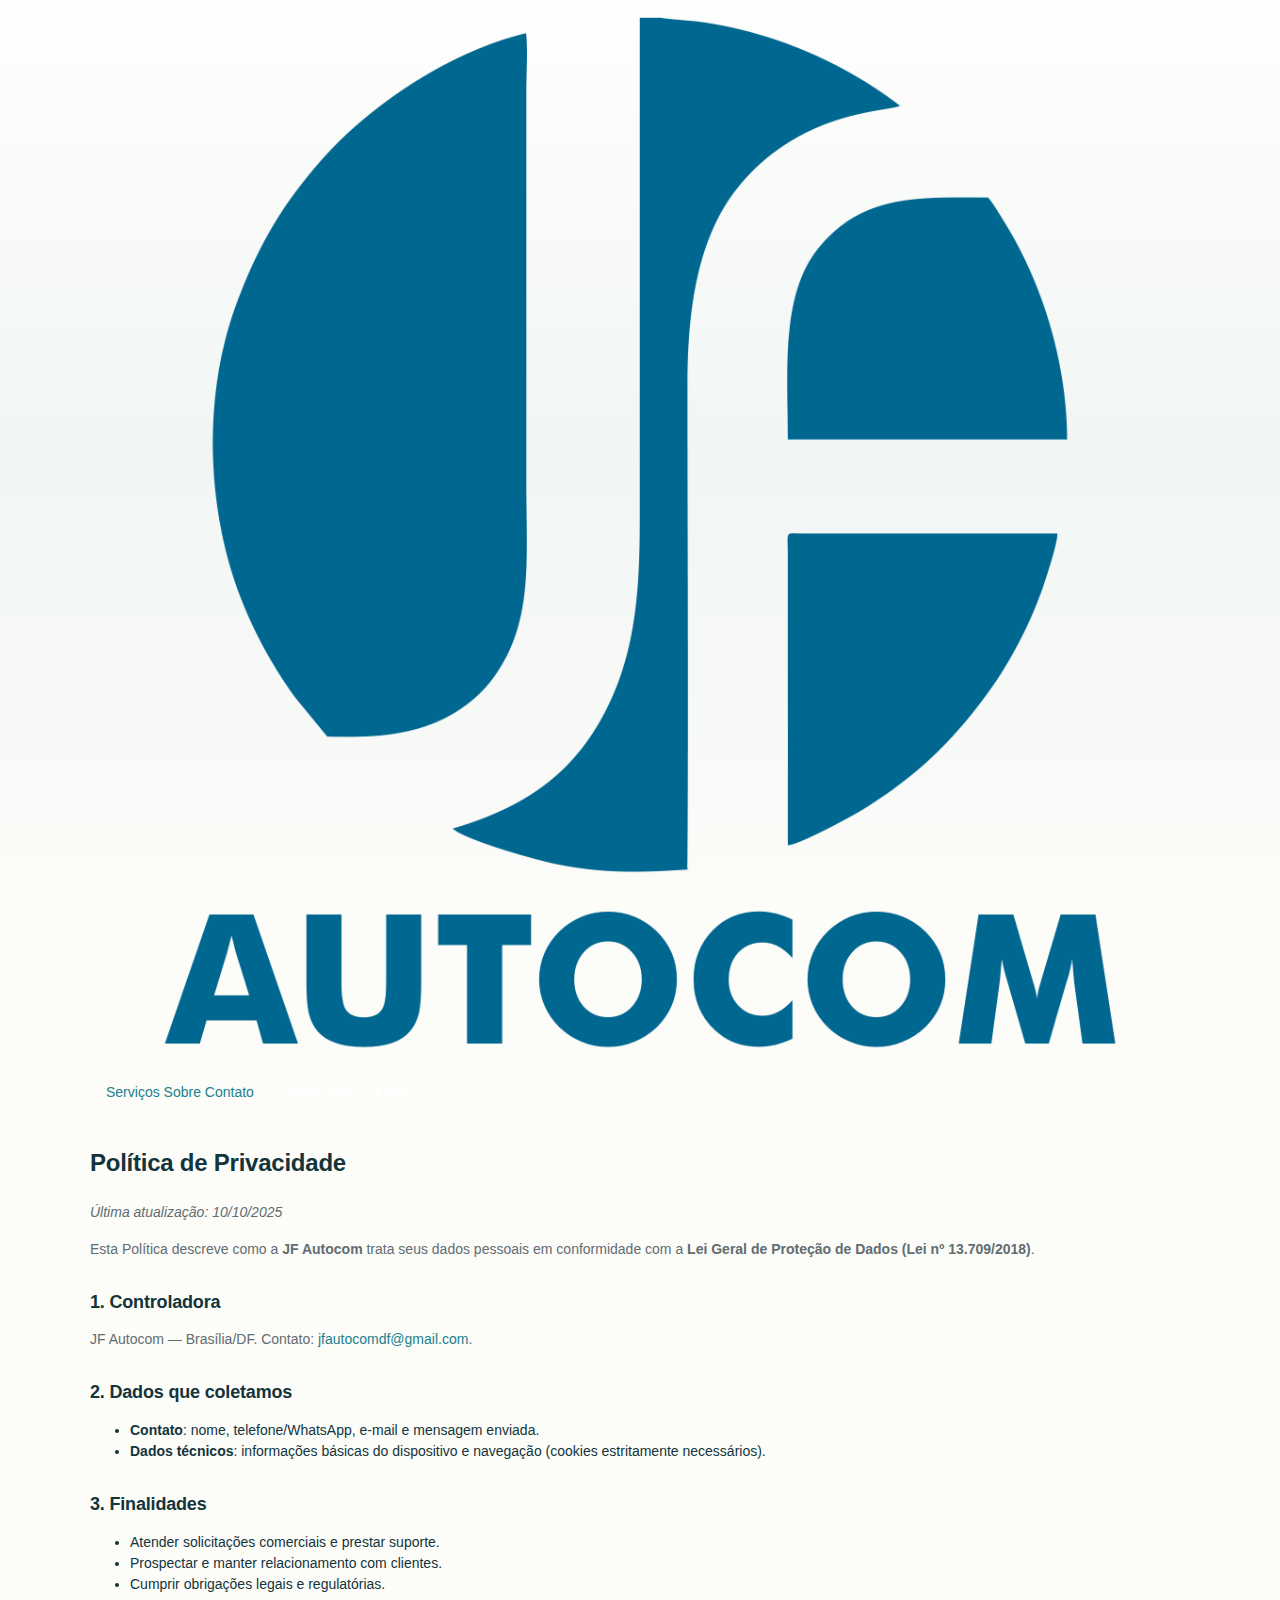
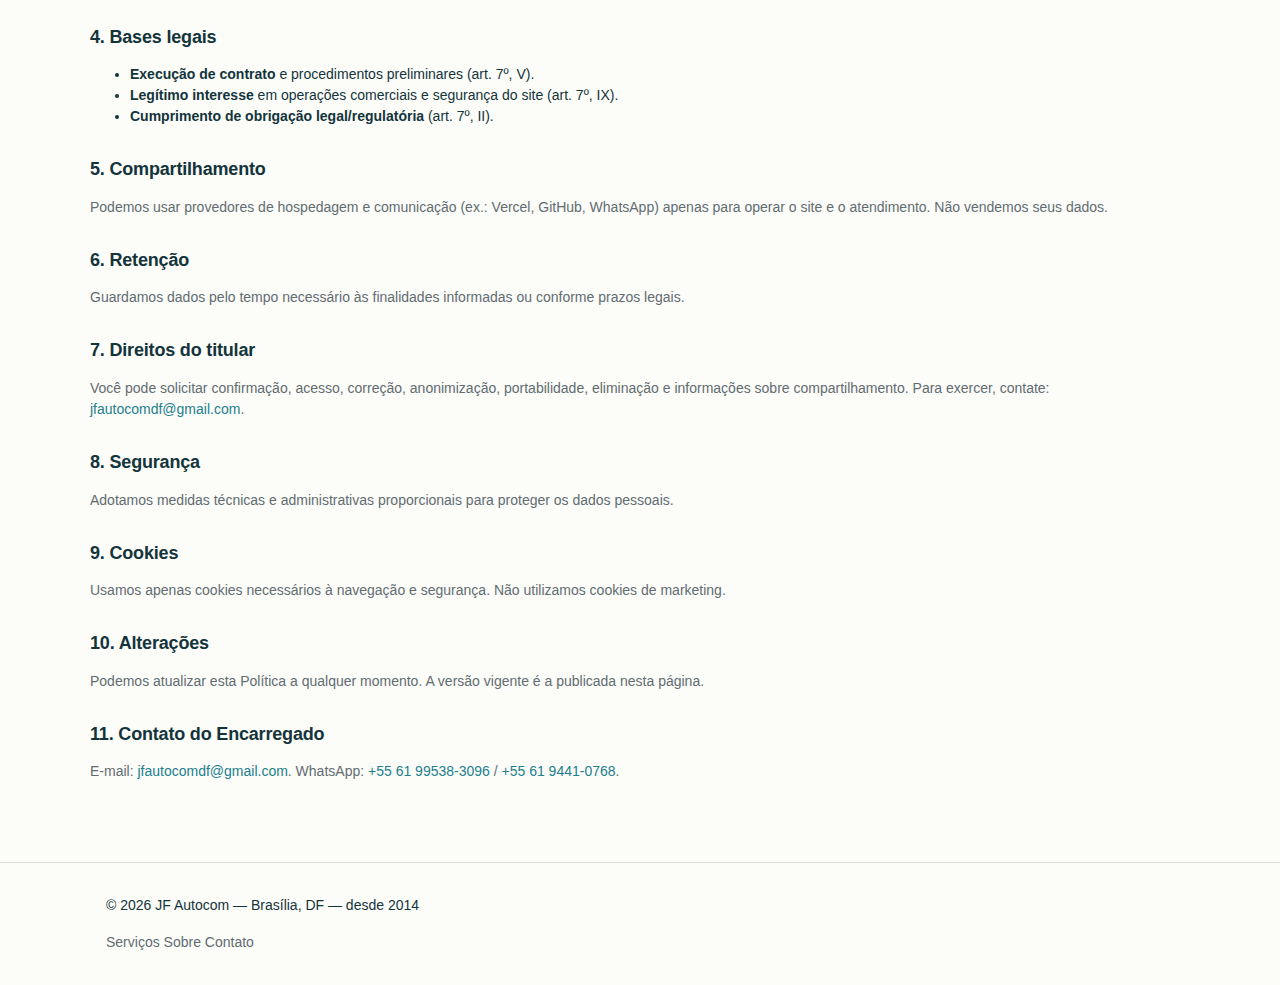
<file: privacy.html>
<!doctype html>
<html lang="pt-BR">
<head>
  <meta charset="utf-8" />
  <meta name="viewport" content="width=device-width, initial-scale=1" />
  <title>Política de Privacidade — JF Autocom</title>
  <meta name="description" content="Política de Privacidade (LGPD) da JF Autocom." />
  <link rel="stylesheet" href="styles.css" />
</head>
<body class="header-light">
  <header class="container header">
    <a class="brand" href="index.html" aria-label="JF Autocom - início">
      <img src="assets/logo.png" alt="Logo JF Autocom" class="brand__logo" />
    </a>
    <nav class="nav">
      <a href="index.html#servicos">Serviços</a>
      <a href="index.html#sobre">Sobre</a>
      <a href="index.html#contato">Contato</a>
      <a class="btn btn--whatsapp" href="#" onclick="return openWhats('filipe')">WhatsApp — Filipe</a>
    </nav>
  </header>

  <main class="container legal">
    <h1>Política de Privacidade</h1>
    <p><em>Última atualização: 10/10/2025</em></p>

    <p>Esta Política descreve como a <strong>JF Autocom</strong> trata seus dados pessoais em conformidade com a <strong>Lei Geral de Proteção de Dados (Lei nº 13.709/2018)</strong>.</p>

    <h2>1. Controladora</h2>
    <p>JF Autocom — Brasília/DF. Contato: <a href="mailto:jfautocomdf@gmail.com">jfautocomdf@gmail.com</a>.</p>

    <h2>2. Dados que coletamos</h2>
    <ul>
      <li><strong>Contato</strong>: nome, telefone/WhatsApp, e-mail e mensagem enviada.</li>
      <li><strong>Dados técnicos</strong>: informações básicas do dispositivo e navegação (cookies estritamente necessários).</li>
    </ul>

    <h2>3. Finalidades</h2>
    <ul>
      <li>Atender solicitações comerciais e prestar suporte.</li>
      <li>Prospectar e manter relacionamento com clientes.</li>
      <li>Cumprir obrigações legais e regulatórias.</li>
    </ul>

    <h2>4. Bases legais</h2>
    <ul>
      <li><strong>Execução de contrato</strong> e procedimentos preliminares (art. 7º, V).</li>
      <li><strong>Legítimo interesse</strong> em operações comerciais e segurança do site (art. 7º, IX).</li>
      <li><strong>Cumprimento de obrigação legal/regulatória</strong> (art. 7º, II).</li>
    </ul>

    <h2>5. Compartilhamento</h2>
    <p>Podemos usar provedores de hospedagem e comunicação (ex.: Vercel, GitHub, WhatsApp) apenas para operar o site e o atendimento. Não vendemos seus dados.</p>

    <h2>6. Retenção</h2>
    <p>Guardamos dados pelo tempo necessário às finalidades informadas ou conforme prazos legais.</p>

    <h2>7. Direitos do titular</h2>
    <p>Você pode solicitar confirmação, acesso, correção, anonimização, portabilidade, eliminação e informações sobre compartilhamento. Para exercer, contate: <a href="mailto:jfautocomdf@gmail.com">jfautocomdf@gmail.com</a>.</p>

    <h2>8. Segurança</h2>
    <p>Adotamos medidas técnicas e administrativas proporcionais para proteger os dados pessoais.</p>

    <h2>9. Cookies</h2>
    <p>Usamos apenas cookies necessários à navegação e segurança. Não utilizamos cookies de marketing.</p>

    <h2>10. Alterações</h2>
    <p>Podemos atualizar esta Política a qualquer momento. A versão vigente é a publicada nesta página.</p>

    <h2>11. Contato do Encarregado</h2>
    <p>E-mail: <a href="mailto:jfautocomdf@gmail.com">jfautocomdf@gmail.com</a>. WhatsApp: <a href="#" onclick="return openWhats('filipe')">+55 61 99538-3096</a> / <a href="#" onclick="return openWhats('paulo')">+55 61 9441-0768</a>.</p>
  </main>

  <footer class="footer">
    <div class="container footer__inner">
      <p>© <span id="year"></span> JF Autocom — Brasília, DF — desde 2014</p>
      <nav class="footer__nav">
        <a href="index.html#servicos">Serviços</a>
        <a href="index.html#sobre">Sobre</a>
        <a href="index.html#contato">Contato</a>
      </nav>
    </div>
  </footer>

  <script src="script.js"></script>
</body>
</html>
</file>
<file: styles.css>
:root {
  /* Primitive Color Tokens */
  --color-white: rgba(255, 255, 255, 1);
  --color-black: rgba(0, 0, 0, 1);
  --color-cream-50: rgba(252, 252, 249, 1);
  --color-cream-100: rgba(255, 255, 253, 1);
  --color-gray-200: rgba(245, 245, 245, 1);
  --color-gray-300: rgba(167, 169, 169, 1);
  --color-gray-400: rgba(119, 124, 124, 1);
  --color-slate-500: rgba(98, 108, 113, 1);
  --color-brown-600: rgba(94, 82, 64, 1);
  --color-charcoal-700: rgba(31, 33, 33, 1);
  --color-charcoal-800: rgba(38, 40, 40, 1);
  --color-slate-900: rgba(19, 52, 59, 1);
  --color-teal-300: rgba(50, 184, 198, 1);
  --color-teal-400: rgba(45, 166, 178, 1);
  --color-teal-500: rgba(33, 128, 141, 1);
  --color-teal-600: rgba(29, 116, 128, 1);
  --color-teal-700: rgba(26, 104, 115, 1);
  --color-teal-800: rgba(41, 150, 161, 1);
  --color-red-400: rgba(255, 84, 89, 1);
  --color-red-500: rgba(192, 21, 47, 1);
  --color-orange-400: rgba(230, 129, 97, 1);
  --color-orange-500: rgba(168, 75, 47, 1);

  /* RGB versions for opacity control */
  --color-brown-600-rgb: 94, 82, 64;
  --color-teal-500-rgb: 33, 128, 141;
  --color-slate-900-rgb: 19, 52, 59;
  --color-slate-500-rgb: 98, 108, 113;
  --color-red-500-rgb: 192, 21, 47;
  --color-red-400-rgb: 255, 84, 89;
  --color-orange-500-rgb: 168, 75, 47;
  --color-orange-400-rgb: 230, 129, 97;

  /* Background color tokens (Light Mode) */
  --color-bg-1: rgba(59, 130, 246, 0.08); /* Light blue */
  --color-bg-2: rgba(245, 158, 11, 0.08); /* Light yellow */
  --color-bg-3: rgba(34, 197, 94, 0.08); /* Light green */
  --color-bg-4: rgba(239, 68, 68, 0.08); /* Light red */
  --color-bg-5: rgba(147, 51, 234, 0.08); /* Light purple */
  --color-bg-6: rgba(249, 115, 22, 0.08); /* Light orange */
  --color-bg-7: rgba(236, 72, 153, 0.08); /* Light pink */
  --color-bg-8: rgba(6, 182, 212, 0.08); /* Light cyan */

  /* Semantic Color Tokens (Light Mode) */
  --color-background: var(--color-cream-50);
  --color-surface: var(--color-cream-100);
  --color-text: var(--color-slate-900);
  --color-text-secondary: var(--color-slate-500);
  --color-primary: var(--color-teal-500);
  --color-primary-hover: var(--color-teal-600);
  --color-primary-active: var(--color-teal-700);
  --color-secondary: rgba(var(--color-brown-600-rgb), 0.12);
  --color-secondary-hover: rgba(var(--color-brown-600-rgb), 0.2);
  --color-secondary-active: rgba(var(--color-brown-600-rgb), 0.25);
  --color-border: rgba(var(--color-brown-600-rgb), 0.2);
  --color-btn-primary-text: var(--color-cream-50);
  --color-card-border: rgba(var(--color-brown-600-rgb), 0.12);
  --color-card-border-inner: rgba(var(--color-brown-600-rgb), 0.12);
  --color-error: var(--color-red-500);
  --color-success: var(--color-teal-500);
  --color-warning: var(--color-orange-500);
  --color-info: var(--color-slate-500);
  --color-focus-ring: rgba(var(--color-teal-500-rgb), 0.4);
  --color-select-caret: rgba(var(--color-slate-900-rgb), 0.8);

  /* Common style patterns */
  --focus-ring: 0 0 0 3px var(--color-focus-ring);
  --focus-outline: 2px solid var(--color-primary);
  --status-bg-opacity: 0.15;
  --status-border-opacity: 0.25;
  --select-caret-light: url("data:image/svg+xml,%3Csvg xmlns='http://www.w3.org/2000/svg' width='16' height='16' viewBox='0 0 24 24' fill='none' stroke='%23134252' stroke-width='2' stroke-linecap='round' stroke-linejoin='round'%3E%3Cpolyline points='6 9 12 15 18 9'%3E%3C/polyline%3E%3C/svg%3E");
  --select-caret-dark: url("data:image/svg+xml,%3Csvg xmlns='http://www.w3.org/2000/svg' width='16' height='16' viewBox='0 0 24 24' fill='none' stroke='%23f5f5f5' stroke-width='2' stroke-linecap='round' stroke-linejoin='round'%3E%3Cpolyline points='6 9 12 15 18 9'%3E%3C/polyline%3E%3C/svg%3E");

  /* RGB versions for opacity control */
  --color-success-rgb: 33, 128, 141;
  --color-error-rgb: 192, 21, 47;
  --color-warning-rgb: 168, 75, 47;
  --color-info-rgb: 98, 108, 113;

  /* Typography */
  --font-family-base: "FKGroteskNeue", "Geist", "Inter", -apple-system,
    BlinkMacSystemFont, "Segoe UI", Roboto, sans-serif;
  --font-family-mono: "Berkeley Mono", ui-monospace, SFMono-Regular, Menlo,
    Monaco, Consolas, monospace;
  --font-size-xs: 11px;
  --font-size-sm: 12px;
  --font-size-base: 14px;
  --font-size-md: 14px;
  --font-size-lg: 16px;
  --font-size-xl: 18px;
  --font-size-2xl: 20px;
  --font-size-3xl: 24px;
  --font-size-4xl: 30px;
  --font-weight-normal: 400;
  --font-weight-medium: 500;
  --font-weight-semibold: 550;
  --font-weight-bold: 600;
  --line-height-tight: 1.2;
  --line-height-normal: 1.5;
  --letter-spacing-tight: -0.01em;

  /* Spacing */
  --space-0: 0;
  --space-1: 1px;
  --space-2: 2px;
  --space-4: 4px;
  --space-6: 6px;
  --space-8: 8px;
  --space-10: 10px;
  --space-12: 12px;
  --space-16: 16px;
  --space-20: 20px;
  --space-24: 24px;
  --space-32: 32px;

  /* Border Radius */
  --radius-sm: 6px;
  --radius-base: 8px;
  --radius-md: 10px;
  --radius-lg: 12px;
  --radius-full: 9999px;

  /* Shadows */
  --shadow-xs: 0 1px 2px rgba(0, 0, 0, 0.02);
  --shadow-sm: 0 1px 3px rgba(0, 0, 0, 0.04), 0 1px 2px rgba(0, 0, 0, 0.02);
  --shadow-md: 0 4px 6px -1px rgba(0, 0, 0, 0.04),
    0 2px 4px -1px rgba(0, 0, 0, 0.02);
  --shadow-lg: 0 10px 15px -3px rgba(0, 0, 0, 0.04),
    0 4px 6px -2px rgba(0, 0, 0, 0.02);
  --shadow-inset-sm: inset 0 1px 0 rgba(255, 255, 255, 0.15),
    inset 0 -1px 0 rgba(0, 0, 0, 0.03);

  /* Animation */
  --duration-fast: 150ms;
  --duration-normal: 250ms;
  --ease-standard: cubic-bezier(0.16, 1, 0.3, 1);

  /* Layout */
  --container-sm: 640px;
  --container-md: 768px;
  --container-lg: 1024px;
  --container-xl: 1280px;
}

/* Dark mode colors */
@media (prefers-color-scheme: dark) {
  :root {
    /* RGB versions for opacity control (Dark Mode) */
    --color-gray-400-rgb: 119, 124, 124;
    --color-teal-300-rgb: 50, 184, 198;
    --color-gray-300-rgb: 167, 169, 169;
    --color-gray-200-rgb: 245, 245, 245;

    /* Background color tokens (Dark Mode) */
    --color-bg-1: rgba(29, 78, 216, 0.15); /* Dark blue */
    --color-bg-2: rgba(180, 83, 9, 0.15); /* Dark yellow */
    --color-bg-3: rgba(21, 128, 61, 0.15); /* Dark green */
    --color-bg-4: rgba(185, 28, 28, 0.15); /* Dark red */
    --color-bg-5: rgba(107, 33, 168, 0.15); /* Dark purple */
    --color-bg-6: rgba(194, 65, 12, 0.15); /* Dark orange */
    --color-bg-7: rgba(190, 24, 93, 0.15); /* Dark pink */
    --color-bg-8: rgba(8, 145, 178, 0.15); /* Dark cyan */

    /* Semantic Color Tokens (Dark Mode) */
    --color-background: var(--color-charcoal-700);
    --color-surface: var(--color-charcoal-800);
    --color-text: var(--color-gray-200);
    --color-text-secondary: rgba(var(--color-gray-300-rgb), 0.7);
    --color-primary: var(--color-teal-300);
    --color-primary-hover: var(--color-teal-400);
    --color-primary-active: var(--color-teal-800);
    --color-secondary: rgba(var(--color-gray-400-rgb), 0.15);
    --color-secondary-hover: rgba(var(--color-gray-400-rgb), 0.25);
    --color-secondary-active: rgba(var(--color-gray-400-rgb), 0.3);
    --color-border: rgba(var(--color-gray-400-rgb), 0.3);
    --color-error: var(--color-red-400);
    --color-success: var(--color-teal-300);
    --color-warning: var(--color-orange-400);
    --color-info: var(--color-gray-300);
    --color-focus-ring: rgba(var(--color-teal-300-rgb), 0.4);
    --color-btn-primary-text: var(--color-slate-900);
    --color-card-border: rgba(var(--color-gray-400-rgb), 0.2);
    --color-card-border-inner: rgba(var(--color-gray-400-rgb), 0.15);
    --shadow-inset-sm: inset 0 1px 0 rgba(255, 255, 255, 0.1),
      inset 0 -1px 0 rgba(0, 0, 0, 0.15);
    --button-border-secondary: rgba(var(--color-gray-400-rgb), 0.2);
    --color-border-secondary: rgba(var(--color-gray-400-rgb), 0.2);
    --color-select-caret: rgba(var(--color-gray-200-rgb), 0.8);

    /* Common style patterns - updated for dark mode */
    --focus-ring: 0 0 0 3px var(--color-focus-ring);
    --focus-outline: 2px solid var(--color-primary);
    --status-bg-opacity: 0.15;
    --status-border-opacity: 0.25;
    --select-caret-light: url("data:image/svg+xml,%3Csvg xmlns='http://www.w3.org/2000/svg' width='16' height='16' viewBox='0 0 24 24' fill='none' stroke='%23134252' stroke-width='2' stroke-linecap='round' stroke-linejoin='round'%3E%3Cpolyline points='6 9 12 15 18 9'%3E%3C/polyline%3E%3C/svg%3E");
    --select-caret-dark: url("data:image/svg+xml,%3Csvg xmlns='http://www.w3.org/2000/svg' width='16' height='16' viewBox='0 0 24 24' fill='none' stroke='%23f5f5f5' stroke-width='2' stroke-linecap='round' stroke-linejoin='round'%3E%3Cpolyline points='6 9 12 15 18 9'%3E%3C/polyline%3E%3C/svg%3E");

    /* RGB versions for dark mode */
    --color-success-rgb: var(--color-teal-300-rgb);
    --color-error-rgb: var(--color-red-400-rgb);
    --color-warning-rgb: var(--color-orange-400-rgb);
    --color-info-rgb: var(--color-gray-300-rgb);
  }
}

/* Data attribute for manual theme switching */
[data-color-scheme="dark"] {
  /* RGB versions for opacity control (dark mode) */
  --color-gray-400-rgb: 119, 124, 124;
  --color-teal-300-rgb: 50, 184, 198;
  --color-gray-300-rgb: 167, 169, 169;
  --color-gray-200-rgb: 245, 245, 245;

  /* Colorful background palette - Dark Mode */
  --color-bg-1: rgba(29, 78, 216, 0.15); /* Dark blue */
  --color-bg-2: rgba(180, 83, 9, 0.15); /* Dark yellow */
  --color-bg-3: rgba(21, 128, 61, 0.15); /* Dark green */
  --color-bg-4: rgba(185, 28, 28, 0.15); /* Dark red */
  --color-bg-5: rgba(107, 33, 168, 0.15); /* Dark purple */
  --color-bg-6: rgba(194, 65, 12, 0.15); /* Dark orange */
  --color-bg-7: rgba(190, 24, 93, 0.15); /* Dark pink */
  --color-bg-8: rgba(8, 145, 178, 0.15); /* Dark cyan */

  /* Semantic Color Tokens (Dark Mode) */
  --color-background: var(--color-charcoal-700);
  --color-surface: var(--color-charcoal-800);
  --color-text: var(--color-gray-200);
  --color-text-secondary: rgba(var(--color-gray-300-rgb), 0.7);
  --color-primary: var(--color-teal-300);
  --color-primary-hover: var(--color-teal-400);
  --color-primary-active: var(--color-teal-800);
  --color-secondary: rgba(var(--color-gray-400-rgb), 0.15);
  --color-secondary-hover: rgba(var(--color-gray-400-rgb), 0.25);
  --color-secondary-active: rgba(var(--color-gray-400-rgb), 0.3);
  --color-border: rgba(var(--color-gray-400-rgb), 0.3);
  --color-error: var(--color-red-400);
  --color-success: var(--color-teal-300);
  --color-warning: var(--color-orange-400);
  --color-info: var(--color-gray-300);
  --color-focus-ring: rgba(var(--color-teal-300-rgb), 0.4);
  --color-btn-primary-text: var(--color-slate-900);
  --color-card-border: rgba(var(--color-gray-400-rgb), 0.15);
  --color-card-border-inner: rgba(var(--color-gray-400-rgb), 0.15);
  --shadow-inset-sm: inset 0 1px 0 rgba(255, 255, 255, 0.1),
    inset 0 -1px 0 rgba(0, 0, 0, 0.15);
  --color-border-secondary: rgba(var(--color-gray-400-rgb), 0.2);
  --color-select-caret: rgba(var(--color-gray-200-rgb), 0.8);

  /* Common style patterns - updated for dark mode */
  --focus-ring: 0 0 0 3px var(--color-focus-ring);
  --focus-outline: 2px solid var(--color-primary);
  --status-bg-opacity: 0.15;
  --status-border-opacity: 0.25;
  --select-caret-light: url("data:image/svg+xml,%3Csvg xmlns='http://www.w3.org/2000/svg' width='16' height='16' viewBox='0 0 24 24' fill='none' stroke='%23134252' stroke-width='2' stroke-linecap='round' stroke-linejoin='round'%3E%3Cpolyline points='6 9 12 15 18 9'%3E%3C/polyline%3E%3C/svg%3E");
  --select-caret-dark: url("data:image/svg+xml,%3Csvg xmlns='http://www.w3.org/2000/svg' width='16' height='16' viewBox='0 0 24 24' fill='none' stroke='%23f5f5f5' stroke-width='2' stroke-linecap='round' stroke-linejoin='round'%3E%3Cpolyline points='6 9 12 15 18 9'%3E%3C/polyline%3E%3C/svg%3E");

  /* RGB versions for dark mode */
  --color-success-rgb: var(--color-teal-300-rgb);
  --color-error-rgb: var(--color-red-400-rgb);
  --color-warning-rgb: var(--color-orange-400-rgb);
  --color-info-rgb: var(--color-gray-300-rgb);
}

[data-color-scheme="light"] {
  /* RGB versions for opacity control (light mode) */
  --color-brown-600-rgb: 94, 82, 64;
  --color-teal-500-rgb: 33, 128, 141;
  --color-slate-900-rgb: 19, 52, 59;

  /* Semantic Color Tokens (Light Mode) */
  --color-background: var(--color-cream-50);
  --color-surface: var(--color-cream-100);
  --color-text: var(--color-slate-900);
  --color-text-secondary: var(--color-slate-500);
  --color-primary: var(--color-teal-500);
  --color-primary-hover: var(--color-teal-600);
  --color-primary-active: var(--color-teal-700);
  --color-secondary: rgba(var(--color-brown-600-rgb), 0.12);
  --color-secondary-hover: rgba(var(--color-brown-600-rgb), 0.2);
  --color-secondary-active: rgba(var(--color-brown-600-rgb), 0.25);
  --color-border: rgba(var(--color-brown-600-rgb), 0.2);
  --color-btn-primary-text: var(--color-cream-50);
  --color-card-border: rgba(var(--color-brown-600-rgb), 0.12);
  --color-card-border-inner: rgba(var(--color-brown-600-rgb), 0.12);
  --color-error: var(--color-red-500);
  --color-success: var(--color-teal-500);
  --color-warning: var(--color-orange-500);
  --color-info: var(--color-slate-500);
  --color-focus-ring: rgba(var(--color-teal-500-rgb), 0.4);

  /* RGB versions for light mode */
  --color-success-rgb: var(--color-teal-500-rgb);
  --color-error-rgb: var(--color-red-500-rgb);
  --color-warning-rgb: var(--color-orange-500-rgb);
  --color-info-rgb: var(--color-slate-500-rgb);
}

/* Base styles */
html {
  font-size: var(--font-size-base);
  font-family: var(--font-family-base);
  line-height: var(--line-height-normal);
  color: var(--color-text);
  background-color: var(--color-background);
  -webkit-font-smoothing: antialiased;
  box-sizing: border-box;
}

body {
  margin: 0;
  padding: 0;
}

*,
*::before,
*::after {
  box-sizing: inherit;
}

/* Typography */
h1,
h2,
h3,
h4,
h5,
h6 {
  margin: 0;
  font-weight: var(--font-weight-semibold);
  line-height: var(--line-height-tight);
  color: var(--color-text);
  letter-spacing: var(--letter-spacing-tight);
}

h1 {
  font-size: var(--font-size-4xl);
}
h2 {
  font-size: var(--font-size-3xl);
}
h3 {
  font-size: var(--font-size-2xl);
}
h4 {
  font-size: var(--font-size-xl);
}
h5 {
  font-size: var(--font-size-lg);
}
h6 {
  font-size: var(--font-size-md);
}

p {
  margin: 0 0 var(--space-16) 0;
}

a {
  color: var(--color-primary);
  text-decoration: none;
  transition: color var(--duration-fast) var(--ease-standard);
}

a:hover {
  color: var(--color-primary-hover);
}

code,
pre {
  font-family: var(--font-family-mono);
  font-size: calc(var(--font-size-base) * 0.95);
  background-color: var(--color-secondary);
  border-radius: var(--radius-sm);
}

code {
  padding: var(--space-1) var(--space-4);
}

pre {
  padding: var(--space-16);
  margin: var(--space-16) 0;
  overflow: auto;
  border: 1px solid var(--color-border);
}

pre code {
  background: none;
  padding: 0;
}

/* Buttons */
.btn {
  display: inline-flex;
  align-items: center;
  justify-content: center;
  padding: var(--space-8) var(--space-16);
  border-radius: var(--radius-base);
  font-size: var(--font-size-base);
  font-weight: 500;
  line-height: 1.5;
  cursor: pointer;
  transition: all var(--duration-normal) var(--ease-standard);
  border: none;
  text-decoration: none;
  position: relative;
}

.btn:focus-visible {
  outline: none;
  box-shadow: var(--focus-ring);
}

.btn--primary {
  background: var(--color-primary);
  color: var(--color-btn-primary-text);
}

.btn--primary:hover {
  background: var(--color-primary-hover);
}

.btn--primary:active {
  background: var(--color-primary-active);
}

.btn--secondary {
  background: var(--color-secondary);
  color: var(--color-text);
}

.btn--secondary:hover {
  background: var(--color-secondary-hover);
}

.btn--secondary:active {
  background: var(--color-secondary-active);
}

.btn--outline {
  background: transparent;
  border: 1px solid var(--color-border);
  color: var(--color-text);
}

.btn--outline:hover {
  background: var(--color-secondary);
}

.btn--sm {
  padding: var(--space-4) var(--space-12);
  font-size: var(--font-size-sm);
  border-radius: var(--radius-sm);
}

.btn--lg {
  padding: var(--space-10) var(--space-20);
  font-size: var(--font-size-lg);
  border-radius: var(--radius-md);
}

.btn--full-width {
  width: 100%;
}

.btn:disabled {
  opacity: 0.5;
  cursor: not-allowed;
}

/* Form elements */
.form-control {
  display: block;
  width: 100%;
  padding: var(--space-8) var(--space-12);
  font-size: var(--font-size-md);
  line-height: 1.5;
  color: var(--color-text);
  background-color: var(--color-surface);
  border: 1px solid var(--color-border);
  border-radius: var(--radius-base);
  transition: border-color var(--duration-fast) var(--ease-standard),
    box-shadow var(--duration-fast) var(--ease-standard);
}

textarea.form-control {
  font-family: var(--font-family-base);
  font-size: var(--font-size-base);
}

select.form-control {
  padding: var(--space-8) var(--space-12);
  -webkit-appearance: none;
  -moz-appearance: none;
  appearance: none;
  background-image: var(--select-caret-light);
  background-repeat: no-repeat;
  background-position: right var(--space-12) center;
  background-size: 16px;
  padding-right: var(--space-32);
}

/* Add a dark mode specific caret */
@media (prefers-color-scheme: dark) {
  select.form-control {
    background-image: var(--select-caret-dark);
  }
}

/* Also handle data-color-scheme */
[data-color-scheme="dark"] select.form-control {
  background-image: var(--select-caret-dark);
}

[data-color-scheme="light"] select.form-control {
  background-image: var(--select-caret-light);
}

.form-control:focus {
  border-color: var(--color-primary);
  outline: var(--focus-outline);
}

.form-label {
  display: block;
  margin-bottom: var(--space-8);
  font-weight: var(--font-weight-medium);
  font-size: var(--font-size-sm);
}

.form-group {
  margin-bottom: var(--space-16);
}

/* Card component */
.card {
  background-color: var(--color-surface);
  border-radius: var(--radius-lg);
  border: 1px solid var(--color-card-border);
  box-shadow: var(--shadow-sm);
  overflow: hidden;
  transition: box-shadow var(--duration-normal) var(--ease-standard);
}

.card:hover {
  box-shadow: var(--shadow-md);
}

.card__body {
  padding: var(--space-16);
}

.card__header,
.card__footer {
  padding: var(--space-16);
  border-bottom: 1px solid var(--color-card-border-inner);
}

/* Status indicators - simplified with CSS variables */
.status {
  display: inline-flex;
  align-items: center;
  padding: var(--space-6) var(--space-12);
  border-radius: var(--radius-full);
  font-weight: var(--font-weight-medium);
  font-size: var(--font-size-sm);
}

.status--success {
  background-color: rgba(
    var(--color-success-rgb, 33, 128, 141),
    var(--status-bg-opacity)
  );
  color: var(--color-success);
  border: 1px solid
    rgba(var(--color-success-rgb, 33, 128, 141), var(--status-border-opacity));
}

.status--error {
  background-color: rgba(
    var(--color-error-rgb, 192, 21, 47),
    var(--status-bg-opacity)
  );
  color: var(--color-error);
  border: 1px solid
    rgba(var(--color-error-rgb, 192, 21, 47), var(--status-border-opacity));
}

.status--warning {
  background-color: rgba(
    var(--color-warning-rgb, 168, 75, 47),
    var(--status-bg-opacity)
  );
  color: var(--color-warning);
  border: 1px solid
    rgba(var(--color-warning-rgb, 168, 75, 47), var(--status-border-opacity));
}

.status--info {
  background-color: rgba(
    var(--color-info-rgb, 98, 108, 113),
    var(--status-bg-opacity)
  );
  color: var(--color-info);
  border: 1px solid
    rgba(var(--color-info-rgb, 98, 108, 113), var(--status-border-opacity));
}

/* Container layout */
.container {
  width: 100%;
  margin-right: auto;
  margin-left: auto;
  padding-right: var(--space-16);
  padding-left: var(--space-16);
}

@media (min-width: 640px) {
  .container {
    max-width: var(--container-sm);
  }
}
@media (min-width: 768px) {
  .container {
    max-width: var(--container-md);
  }
}
@media (min-width: 1024px) {
  .container {
    max-width: var(--container-lg);
  }
}
@media (min-width: 1280px) {
  .container {
    max-width: var(--container-xl);
  }
}

/* Utility classes */
.flex {
  display: flex;
}
.flex-col {
  flex-direction: column;
}
.items-center {
  align-items: center;
}
.justify-center {
  justify-content: center;
}
.justify-between {
  justify-content: space-between;
}
.gap-4 {
  gap: var(--space-4);
}
.gap-8 {
  gap: var(--space-8);
}
.gap-16 {
  gap: var(--space-16);
}

.m-0 {
  margin: 0;
}
.mt-8 {
  margin-top: var(--space-8);
}
.mb-8 {
  margin-bottom: var(--space-8);
}
.mx-8 {
  margin-left: var(--space-8);
  margin-right: var(--space-8);
}
.my-8 {
  margin-top: var(--space-8);
  margin-bottom: var(--space-8);
}

.p-0 {
  padding: 0;
}
.py-8 {
  padding-top: var(--space-8);
  padding-bottom: var(--space-8);
}
.px-8 {
  padding-left: var(--space-8);
  padding-right: var(--space-8);
}
.py-16 {
  padding-top: var(--space-16);
  padding-bottom: var(--space-16);
}
.px-16 {
  padding-left: var(--space-16);
  padding-right: var(--space-16);
}

.block {
  display: block;
}
.hidden {
  display: none;
}

/* Accessibility */
.sr-only {
  position: absolute;
  width: 1px;
  height: 1px;
  padding: 0;
  margin: -1px;
  overflow: hidden;
  clip: rect(0, 0, 0, 0);
  white-space: nowrap;
  border-width: 0;
}

:focus-visible {
  outline: var(--focus-outline);
  outline-offset: 2px;
}

/* Dark mode specifics */
[data-color-scheme="dark"] .btn--outline {
  border: 1px solid var(--color-border-secondary);
}

@font-face {
  font-family: 'FKGroteskNeue';
  src: url('https://r2cdn.perplexity.ai/fonts/FKGroteskNeue.woff2')
    format('woff2');
}

/* END PERPLEXITY DESIGN SYSTEM */
```css
/* ====== Base (adapted to design system) ====== */

:root {
  /* Override design system for WhatsApp specific color */
  --color-whatsapp: #25D366;
  --color-whatsapp-hover: #22c55e;
}

*{ 
  box-sizing: border-box;
}

html, body{ 
  height: 100%;
}

body {
  margin: 0; 
  font-family: var(--font-family-base);
  background: linear-gradient(180deg, var(--color-cream-100) 0%, rgba(var(--color-teal-500-rgb), 0.05) 50%, var(--color-background) 100%);
  color: var(--color-text);
}

img{ 
  max-width: 100%; 
  display: block;
}

a{ 
  color: var(--color-primary); 
  text-decoration: none;
  transition: color var(--duration-fast) var(--ease-standard);
}

a:hover {
  color: var(--color-primary-hover);
}

.container{ 
  width: min(1100px, 92%); 
  margin: 0 auto;
}

/* ====== Hero ====== */
.hero{ 
  position: relative; 
  min-height: 70vh; 
  display: flex; 
  align-items: center; 
  justify-content: center; 
  text-align: center; 
  overflow: hidden;
}

.hero__bg{ 
  position: absolute; 
  inset: 0; 
  background: linear-gradient(135deg, rgba(var(--color-teal-500-rgb), 0.12), rgba(var(--color-teal-300-rgb), 0.08)); 
  z-index: 0;
}

.hero__container{ 
  position: relative; 
  z-index: 1; 
  max-width: 680px;
}

.hero__logo{ 
  width: min(240px, 70vw); 
  margin: 0 auto var(--space-24);
}

.hero__title{ 
  font-size: clamp(var(--font-size-3xl), 5vw, var(--font-size-4xl)); 
  line-height: var(--line-height-tight); 
  margin: 0 0 var(--space-16); 
  color: var(--color-text);
  font-weight: var(--font-weight-bold);
}

.hero__subtitle{ 
  font-size: clamp(var(--font-size-base), 2.5vw, var(--font-size-xl)); 
  color: var(--color-text-secondary); 
  margin: 0 0 var(--space-24); 
  line-height: var(--line-height-normal);
}

/* ====== Sections ====== */
.section{ 
  padding: var(--space-32) 0;
}

.section__title{ 
  font-size: clamp(var(--font-size-2xl), 3.5vw, var(--font-size-3xl)); 
  margin: 0 0 var(--space-16); 
  color: var(--color-text); 
  text-align: center;
  font-weight: var(--font-weight-bold);
}

.section__text{ 
  font-size: clamp(var(--font-size-base), 2.2vw, var(--font-size-xl)); 
  color: var(--color-text-secondary); 
  text-align: center; 
  max-width: 720px; 
  margin: 0 auto var(--space-32); 
  line-height: var(--line-height-normal);
}

.section--light{ 
  background: linear-gradient(180deg, rgba(var(--color-teal-500-rgb), 0.03), transparent);
}

/* ====== Cards ====== */
.cards{ 
  display: grid; 
  grid-template-columns: repeat(auto-fit, minmax(240px, 1fr)); 
  gap: var(--space-20); 
  margin-top: var(--space-32);
}

.card{ 
  background: var(--color-surface); 
  border: 1px solid var(--color-card-border); 
  border-radius: var(--radius-lg); 
  padding: var(--space-24); 
  transition: transform var(--duration-normal) var(--ease-standard), box-shadow var(--duration-normal) var(--ease-standard); 
  color: var(--color-text); 
  text-align: center;
  box-shadow: var(--shadow-sm);
}

.card:hover{ 
  transform: translateY(-4px); 
  box-shadow: var(--shadow-lg);
}

.card__icon{ 
  font-size: 48px; 
  margin-bottom: var(--space-16);
  color: var(--color-primary);
}

.card__title{ 
  font-size: var(--font-size-xl); 
  font-weight: var(--font-weight-bold); 
  margin: 0 0 var(--space-12); 
  color: var(--color-text);
}

.card__text{ 
  font-size: var(--font-size-base); 
  color: var(--color-text-secondary); 
  line-height: var(--line-height-normal); 
  margin: 0;
}

/* ====== List ====== */
.list{ 
  list-style: none; 
  padding: 0; 
  margin: var(--space-24) 0; 
  max-width: 600px; 
  margin-left: auto; 
  margin-right: auto;
}

.list li{ 
  padding: var(--space-12) 0; 
  color: var(--color-text-secondary); 
  font-size: var(--font-size-base); 
  border-bottom: 1px solid var(--color-border);
}

.list li:last-child{ 
  border: none;
}

/* ====== Contact ====== */
.contact{ 
  display: grid; 
  grid-template-columns: 1fr; 
  gap: var(--space-20); 
  max-width: 400px; 
  margin: var(--space-32) auto 0;
}

.contact__item{ 
  background: var(--color-surface); 
  border: 1px solid var(--color-card-border); 
  border-radius: var(--radius-md); 
  padding: var(--space-20); 
  text-align: center; 
  color: var(--color-text);
  box-shadow: var(--shadow-sm);
}

.contact__name{ 
  font-size: var(--font-size-xl); 
  font-weight: var(--font-weight-bold); 
  margin: 0 0 var(--space-12); 
  color: var(--color-text);
}

.contact__item p{ 
  margin: 0; 
  font-size: var(--font-size-base);
  color: var(--color-text-secondary);
}

.contact__item a{ 
  color: var(--color-primary); 
  font-weight: var(--font-weight-semibold);
}

.contact__item a:hover {
  color: var(--color-primary-hover);
}

/* ====== Footer ====== */
.footer{ 
  border-top: 1px solid var(--color-border); 
  margin-top: var(--space-32); 
  background: var(--color-background); 
  color: var(--color-text); 
  padding: var(--space-32) 0;
}

.footer__container{ 
  display: flex; 
  flex-direction: column; 
  align-items: center; 
  gap: var(--space-12); 
  text-align: center;
}

.footer a{ 
  color: var(--color-text-secondary); 
  transition: color var(--duration-fast) var(--ease-standard);
}

.footer a:hover{ 
  color: var(--color-text);
}

/* ====== Buttons ====== */
.btn{ 
  display: inline-flex; 
  align-items: center; 
  justify-content: center; 
  gap: var(--space-10); 
  padding: var(--space-12) var(--space-24); 
  border-radius: var(--radius-base); 
  font-weight: var(--font-weight-semibold); 
  font-size: var(--font-size-base); 
  border: 2px solid transparent; 
  cursor: pointer; 
  transition: all var(--duration-normal) var(--ease-standard); 
  text-decoration: none;
  font-family: var(--font-family-base);
}

.btn:focus-visible {
  outline: none;
  box-shadow: var(--focus-ring);
}

.btn--primary{ 
  background: var(--color-primary); 
  color: var(--color-btn-primary-text); 
  border-color: transparent;
}

.btn--primary:hover{ 
  background: var(--color-primary-hover); 
  transform: translateY(-2px);
}

.btn--primary:active {
  background: var(--color-primary-active);
}

.btn--ghost{ 
  background: transparent; 
  color: var(--color-text); 
  border-color: var(--color-border);
}

.btn--ghost:hover{ 
  border-color: var(--color-primary); 
  background: var(--color-secondary);
}

.btn--whatsapp{ 
  background: var(--color-whatsapp); 
  color: var(--color-white); 
  border-color: transparent;
}

.btn--whatsapp:hover{ 
  background: var(--color-whatsapp-hover); 
  transform: translateY(-2px);
}

.btn--outline{ 
  background: transparent; 
  color: var(--color-text); 
  border: 2px solid var(--color-whatsapp);
}

.btn--outline:hover{ 
  background: rgba(var(--color-teal-500-rgb), 0.08); 
  border-color: var(--color-primary);
}

/* ====== FAB (Floating Action Button) ====== */
.fab-menu{ 
  position: fixed; 
  right: var(--space-20); 
  bottom: var(--space-20); 
  z-index: 100;
}

.fab{ 
  width: 60px; 
  height: 60px; 
  border-radius: var(--radius-full); 
  border: none; 
  cursor: pointer; 
  display: flex; 
  align-items: center; 
  justify-content: center; 
  background: var(--color-whatsapp); 
  box-shadow: var(--shadow-lg); 
  position: relative; 
  transition: all var(--duration-normal) var(--ease-standard);
}

.fab:hover{ 
  transform: scale(1.08); 
  box-shadow: var(--shadow-lg);
}

.fab:focus-visible {
  outline: none;
  box-shadow: var(--focus-ring);
}

.fab svg{ 
  width: 32px; 
  height: 32px;
}

.fab__badge{ 
  position: absolute; 
  right: 68px; 
  white-space: nowrap; 
  background: var(--color-surface); 
  border: 1px solid var(--color-card-border); 
  color: var(--color-text); 
  padding: var(--space-8) var(--space-12); 
  border-radius: var(--radius-base); 
  font-size: var(--font-size-sm); 
  font-weight: var(--font-weight-semibold); 
  opacity: 0; 
  pointer-events: none; 
  transition: opacity var(--duration-normal) var(--ease-standard), transform var(--duration-normal) var(--ease-standard); 
  transform: translateX(var(--space-8));
  box-shadow: var(--shadow-sm);
}

.fab:hover .fab__badge{ 
  opacity: 1; 
  transform: translateX(0);
}

/* ====== Responsive ====== */
@media (max-width: 768px){
  .hero{ 
    min-height: 60vh;
  }
  .cards{ 
    grid-template-columns: 1fr;
  }
  .contact{ 
    grid-template-columns: 1fr;
  }
  .fab{ 
    width: 56px; 
    height: 56px;
  }
  .fab svg{ 
    width: 28px; 
    height: 28px;
  }
  .fab__badge{ 
    display: none;
  }
}

@media (max-width: 480px) {
  .hero {
    min-height: 50vh;
    padding: var(--space-16);
  }
  
  .hero__title {
    font-size: var(--font-size-2xl);
  }
  
  .hero__subtitle {
    font-size: var(--font-size-base);
  }
  
  .section {
    padding: var(--space-24) 0;
  }
  
  .section__title {
    font-size: var(--font-size-xl);
  }
  
  .section__text {
    font-size: var(--font-size-base);
  }
  
  .cards {
    gap: var(--space-16);
  }
  
  .card {
    padding: var(--space-16);
  }
  
  .btn {
    padding: var(--space-10) var(--space-16);
    font-size: var(--font-size-sm);
  }
  
  .fab-menu {
    right: var(--space-16);
    bottom: var(--space-16);
  }
  
  .container {
    width: 95%;
  }
}

/* ====== Legal page ====== */
.legal{ 
  color: var(--color-text); 
  padding: var(--space-32) 0;
}

.legal h1, .legal h2{ 
  color: var(--color-text);
  font-weight: var(--font-weight-bold);
}

.legal h1 {
  font-size: var(--font-size-3xl);
  margin-bottom: var(--space-24);
}

.legal h2 {
  font-size: var(--font-size-xl);
  margin-bottom: var(--space-16);
  margin-top: var(--space-32);
}

.legal p{ 
  color: var(--color-text-secondary); 
  line-height: var(--line-height-normal);
  margin-bottom: var(--space-16);
}
```
</file>
